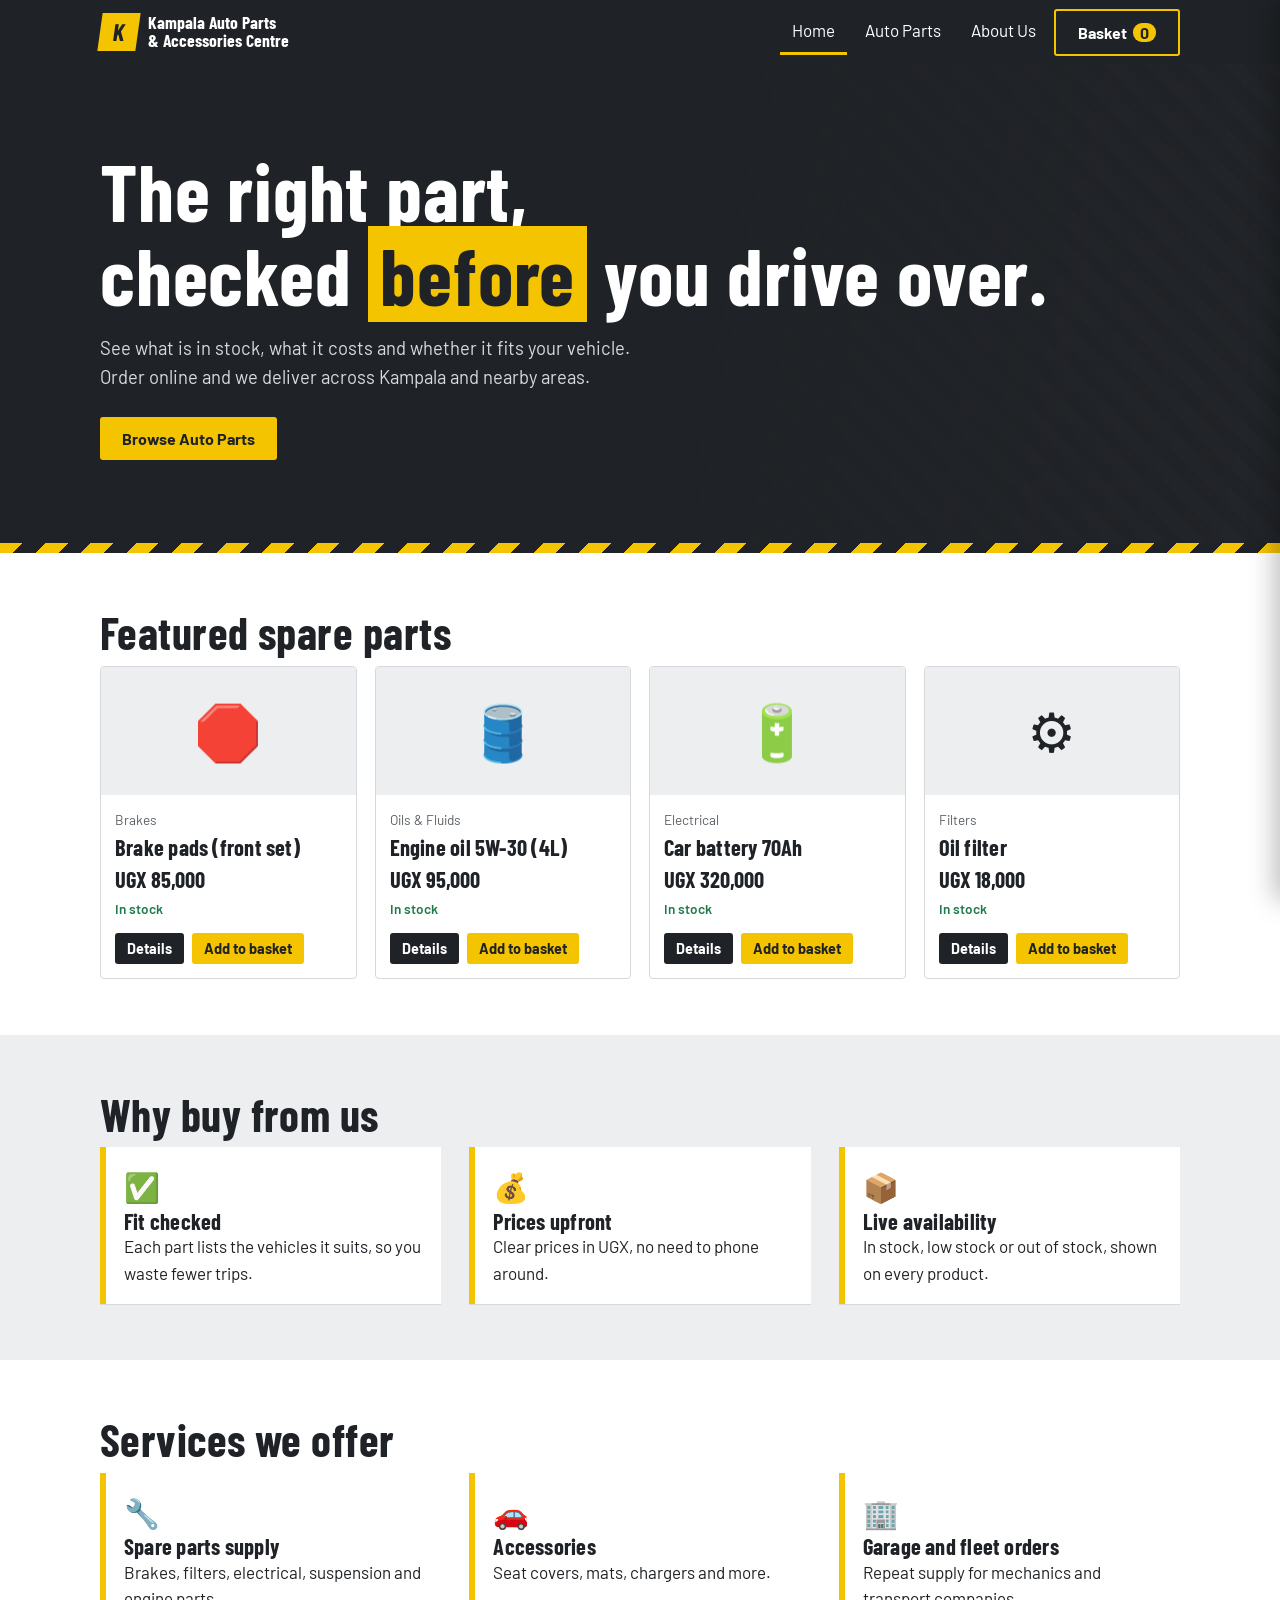
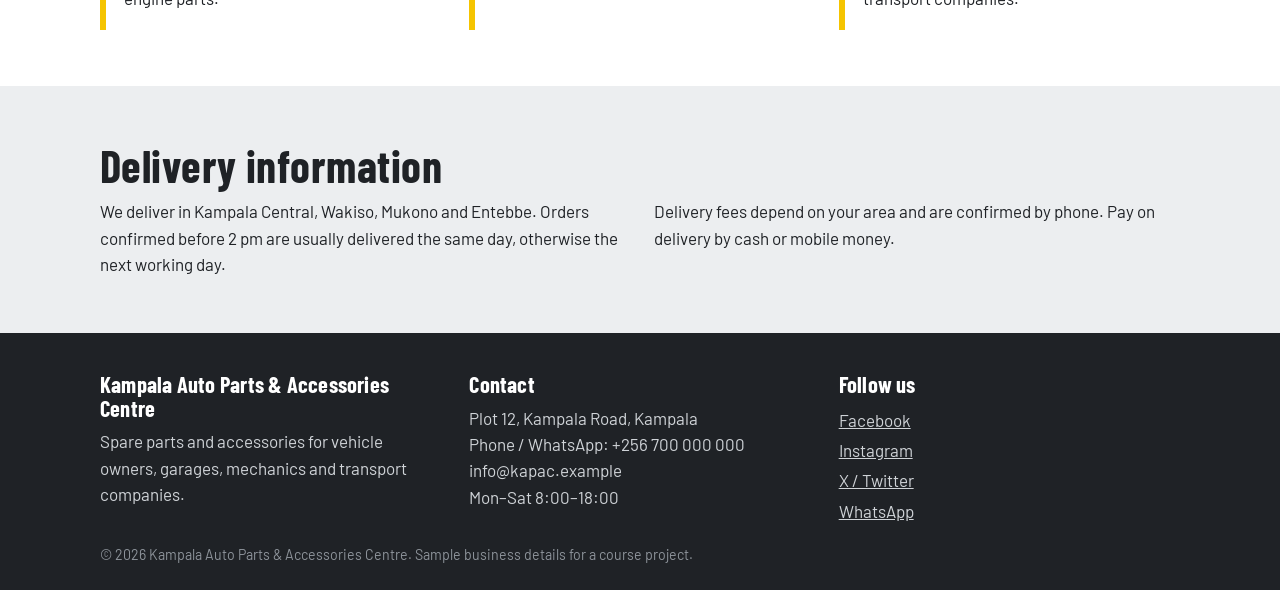
<file: index.html>
<!DOCTYPE html>
<html lang="en">
	<head>
		<meta charset="utf-8">
		<meta name="viewport" content="width=device-width, initial-scale=1">
		<title>Home | Kampala Auto Parts &amp; Accessories Centre</title>
		<link rel="preconnect" href="https://fonts.googleapis.com">
		<link
			href="https://fonts.googleapis.com/css2?family=Barlow:wght@400;600;700&family=Barlow+Condensed:wght@600;700&display=swap"
			rel="stylesheet"
		>
		<link rel="stylesheet" href="style.css">
	</head>
	<body>
		<main>
			<div class="hero">
				<div class="wrap">
					<h1>The right part,<br>checked <em>before</em> you drive over.</h1>
					<p>
						See what is in stock, what it costs and whether it fits your vehicle. Order online and we deliver across Kampala and nearby areas.
					</p>
					<a class="btn" href="parts.html">Browse Auto Parts</a>
				</div>
			</div>
			<div class="stripe"></div>

			<section>
				<div class="wrap">
					<h2>Featured spare parts</h2>
					<div class="grid" id="featured"></div>
				</div>
			</section>

			<section class="alt">
				<div class="wrap">
					<h2>Why buy from us</h2>
					<div class="two">
						<div class="feat">
							<i>✅</i>
							<h3>Fit checked</h3>
							<p>Each part lists the vehicles it suits, so you waste fewer trips.</p>
						</div>
						<div class="feat">
							<i>💰</i>
							<h3>Prices upfront</h3>
							<p>Clear prices in UGX, no need to phone around.</p>
						</div>
						<div class="feat">
							<i>📦</i>
							<h3>Live availability</h3>
							<p>In stock, low stock or out of stock, shown on every product.</p>
						</div>
					</div>
				</div>
			</section>

			<section>
				<div class="wrap">
					<h2>Services we offer</h2>
					<div class="two">
						<div class="feat">
							<i>🔧</i>
							<h3>Spare parts supply</h3>
							<p>Brakes, filters, electrical, suspension and engine parts.</p>
						</div>
						<div class="feat">
							<i>🚗</i>
							<h3>Accessories</h3>
							<p>Seat covers, mats, chargers and more.</p>
						</div>
						<div class="feat">
							<i>🏢</i>
							<h3>Garage and fleet orders</h3>
							<p>Repeat supply for mechanics and transport companies.</p>
						</div>
					</div>
				</div>
			</section>

			<section class="alt">
				<div class="wrap">
					<h2>Delivery information</h2>
					<div class="two">
						<div>
							<p>
								We deliver in Kampala Central, Wakiso, Mukono and Entebbe. Orders confirmed before 2 pm are usually delivered the same day, otherwise the next working day.
							</p>
						</div>
						<div>
							<p>
								Delivery fees depend on your area and are confirmed by phone. Pay on delivery by cash or mobile money.
							</p>
						</div>
					</div>
				</div>
			</section>
		</main>

		<script src="app.js"></script>
	</body>
</html>
</file>
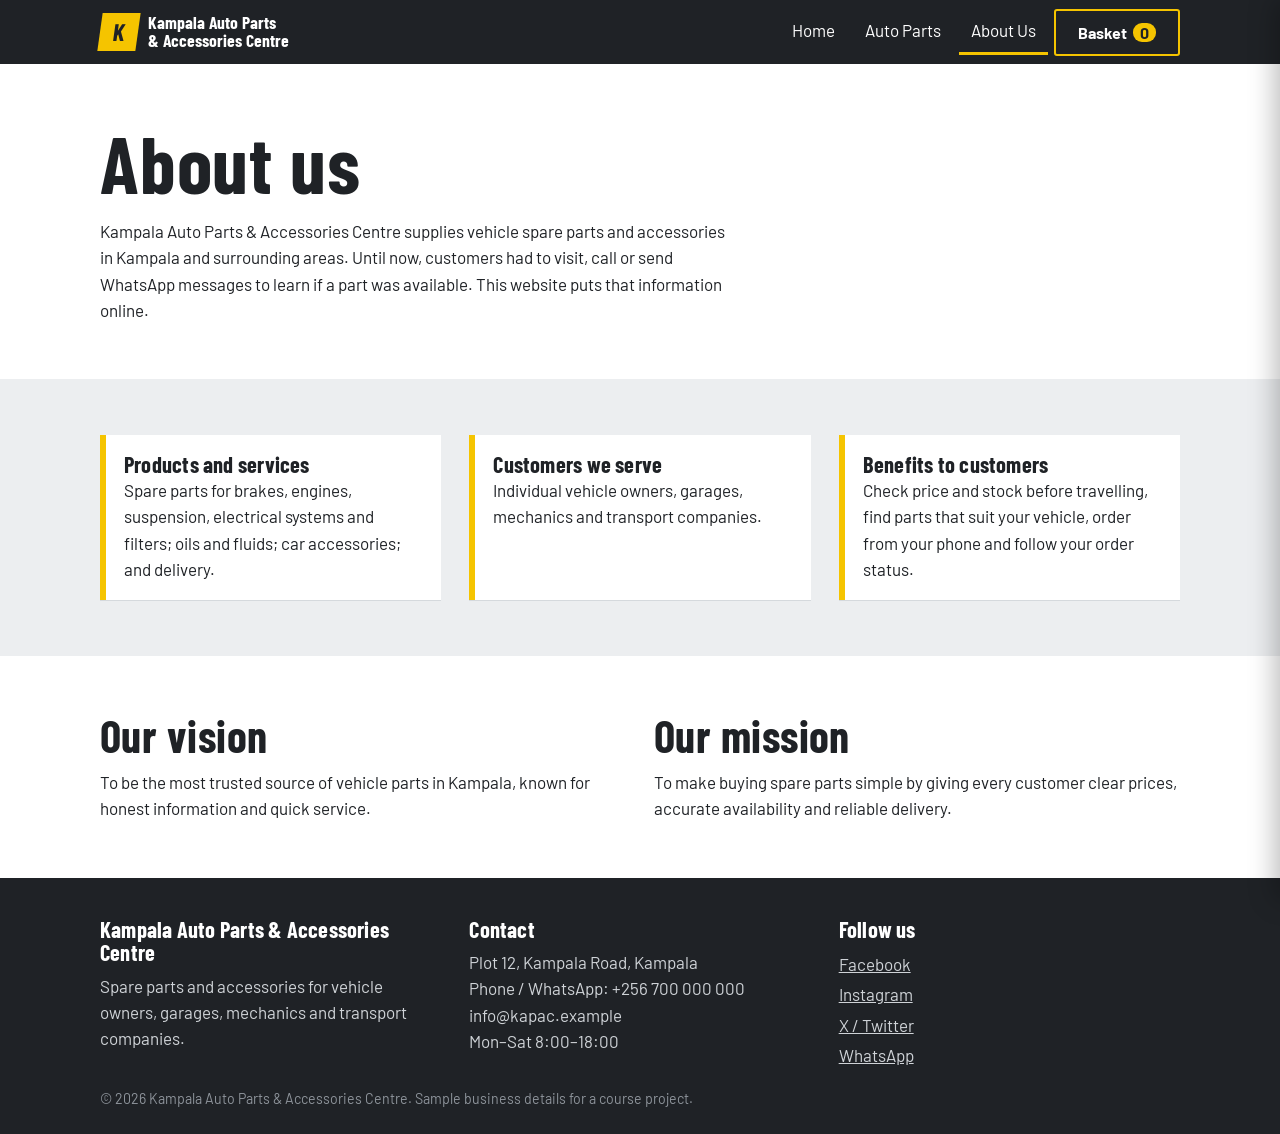
<file: about.html>
<!DOCTYPE html>
<html lang="en">
	<head>
		<meta charset="utf-8">
		<meta name="viewport" content="width=device-width, initial-scale=1">
		<title>About Us | Kampala Auto Parts &amp; Accessories Centre</title>
		<link rel="preconnect" href="https://fonts.googleapis.com">
		<link
			href="https://fonts.googleapis.com/css2?family=Barlow:wght@400;600;700&family=Barlow+Condensed:wght@600;700&display=swap"
			rel="stylesheet"
		>
		<link rel="stylesheet" href="style.css">
	</head>
	<body>
		<main>
			<section>
				<div class="wrap">
					<h1>About us</h1>
					<p style="max-width: 640px; margin-top: 14px">
						Kampala Auto Parts &amp; Accessories Centre supplies vehicle spare parts and accessories in Kampala and surrounding areas. Until now, customers had to visit, call or send WhatsApp messages to learn if a part was available. This website puts that information online.
					</p>
				</div>
			</section>

			<section class="alt">
				<div class="wrap two">
					<div class="feat">
						<h3>Products and services</h3>
						<p>
							Spare parts for brakes, engines, suspension, electrical systems and filters; oils and fluids; car accessories; and delivery.
						</p>
					</div>
					<div class="feat">
						<h3>Customers we serve</h3>
						<p>Individual vehicle owners, garages, mechanics and transport companies.</p>
					</div>
					<div class="feat">
						<h3>Benefits to customers</h3>
						<p>
							Check price and stock before travelling, find parts that suit your vehicle, order from your phone and follow your order status.
						</p>
					</div>
				</div>
			</section>

			<section>
				<div class="wrap two">
					<div>
						<h2>Our vision</h2>
						<p>
							To be the most trusted source of vehicle parts in Kampala, known for honest information and quick service.
						</p>
					</div>
					<div>
						<h2>Our mission</h2>
						<p>
							To make buying spare parts simple by giving every customer clear prices, accurate availability and reliable delivery.
						</p>
					</div>
				</div>
			</section>
		</main>

		<script src="app.js"></script>
	</body>
</html>
</file>
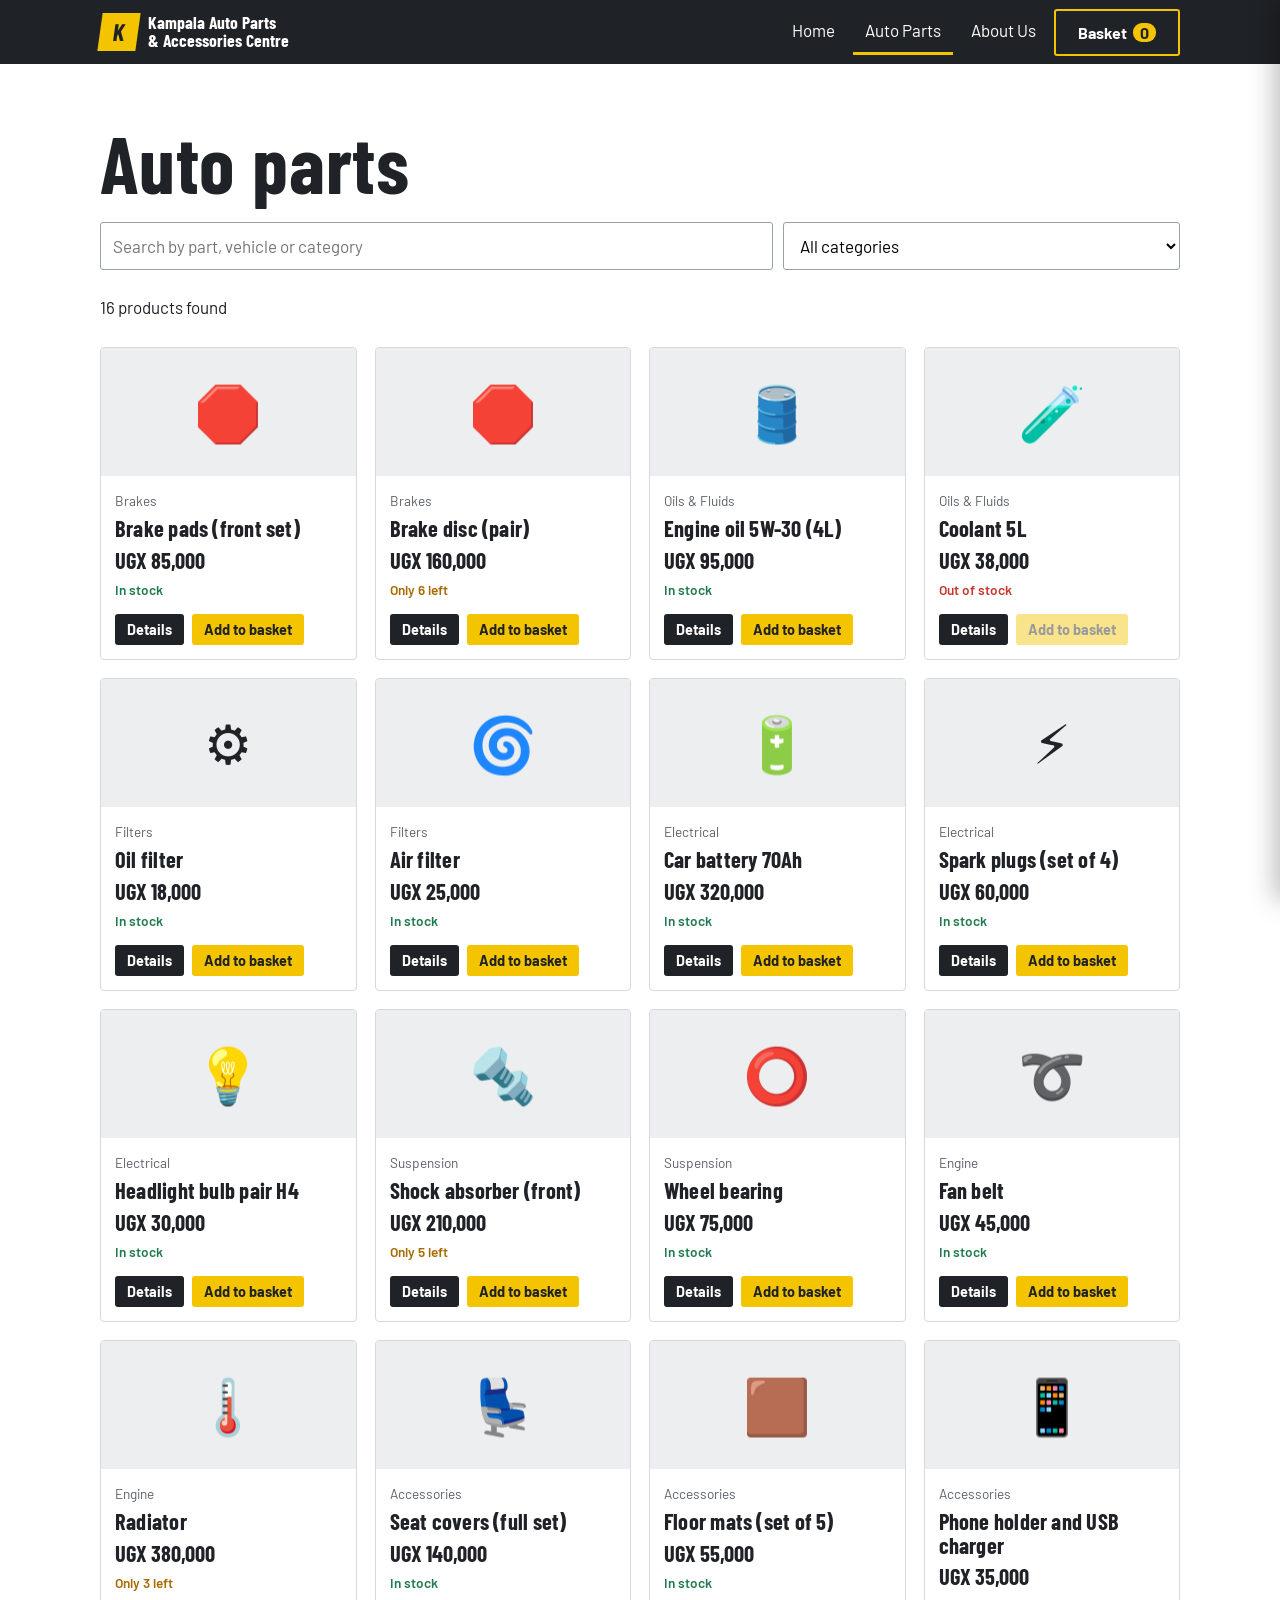
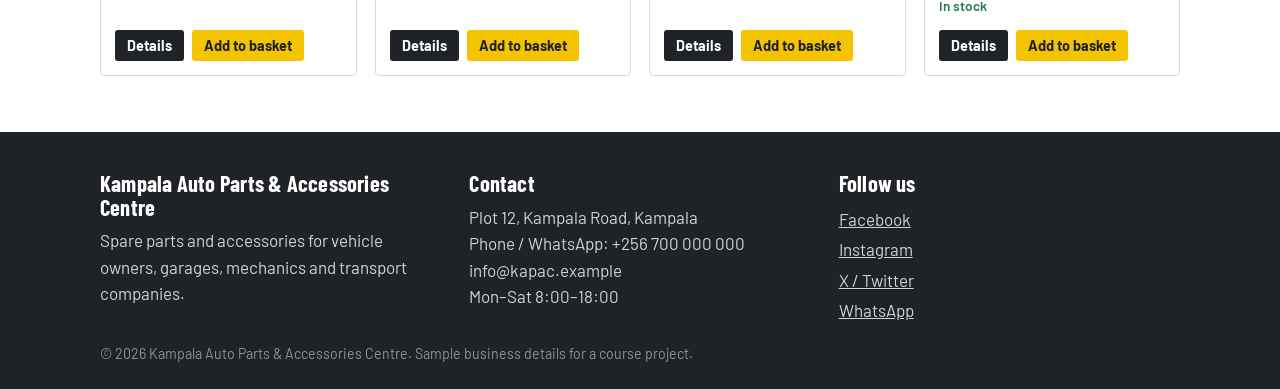
<file: parts.html>
<!DOCTYPE html>
<html lang="en">
	<head>
		<meta charset="utf-8">
		<meta name="viewport" content="width=device-width, initial-scale=1">
		<title>Auto Parts | Kampala Auto Parts &amp; Accessories Centre</title>
		<link rel="preconnect" href="https://fonts.googleapis.com">
		<link
			href="https://fonts.googleapis.com/css2?family=Barlow:wght@400;600;700&family=Barlow+Condensed:wght@600;700&display=swap"
			rel="stylesheet"
		>
		<link rel="stylesheet" href="style.css">
	</head>
	<body>
		<main>
			<section>
				<div class="wrap">
					<h1>Auto parts</h1>
					<div class="bar">
						<input
							id="q"
							type="search"
							placeholder="Search by part, vehicle or category"
							aria-label="Search products"
						>
						<select id="cat" aria-label="Filter by category"></select>
					</div>
					<p id="res" aria-live="polite"></p>
					<br>
					<div class="grid" id="grid"></div>
				</div>
			</section>
		</main>

		<script src="app.js"></script>
	</body>
</html>
</file>
<file: style.css>
:root {
	--ink: #1f2226;
	--steel: #eceef0;
	--line: #d5d9dd;
	--sig: #f5c400;
	--red: #c8372d;
	--ok: #1f7a4d;
	--w: #fff;
}

* {
	box-sizing: border-box;
	margin: 0;
}

body {
	font: 17px/1.55 Barlow, system-ui, sans-serif;
	color: var(--ink);
	background: var(--w);
}

h1,
h2,
h3 {
	font-family: "Barlow Condensed", Impact, sans-serif;
	line-height: 1.05;
	letter-spacing: 0.01em;
}

h1 {
	font-size: clamp(2.6rem, 7vw, 5rem);
}

h2 {
	font-size: clamp(1.9rem, 4vw, 2.8rem);
	margin-bottom: 0.6rem;
}

h3 {
	font-size: 1.4rem;
}

a {
	color: inherit;
}

.wrap {
	max-width: 1120px;
	margin: auto;
	padding: 0 20px;
}

section {
	padding: 56px 0;
}

:focus-visible {
	outline: 3px solid var(--sig);
	outline-offset: 2px;
}

header {
	position: sticky;
	top: 0;
	z-index: 5;
	background: var(--ink);
	color: #fff;
}

header .wrap {
	display: flex;
	align-items: center;
	gap: 18px;
	min-height: 64px;
	flex-wrap: wrap;
}

.logo {
	display: flex;
	align-items: center;
	gap: 10px;
	font: 700 1.1rem/1 "Barlow Condensed", sans-serif;
	text-decoration: none;
}

.logo b {
	display: grid;
	place-items: center;
	width: 38px;
	height: 38px;
	background: var(--sig);
	color: var(--ink);
	font-size: 1.5rem;
	transform: skewX(-8deg);
}

nav {
	display: flex;
	align-items: center;
	gap: 6px;
	margin-left: auto;
}

nav a {
	padding: 8px 12px;
	border-bottom: 3px solid transparent;
	text-decoration: none;
}

nav a:hover,
nav a.on {
	border-color: var(--sig);
}

.btn {
	display: inline-block;
	padding: 12px 22px;
	border: 0;
	border-radius: 3px;
	background: var(--sig);
	color: var(--ink);
	font: 700 1rem Barlow, sans-serif;
	cursor: pointer;
	text-decoration: none;
}

.btn:hover {
	background: #ffd633;
}

.btn.dark {
	background: var(--ink);
	color: #fff;
}

.btn.ghost {
	border: 2px solid currentColor;
	background: none;
}

.btn.sm {
	padding: 7px 12px;
	font-size: 0.9rem;
}

.btn:disabled {
	opacity: 0.45;
	cursor: not-allowed;
}

#cartBtn {
	border: 2px solid var(--sig);
	background: none;
	color: #fff;
}

#cartBtn span {
	margin-left: 6px;
	padding: 0 7px;
	border-radius: 9px;
	background: var(--sig);
	color: var(--ink);
}

.hero {
	padding: 84px 0;
	background:
		linear-gradient(100deg, rgba(31, 34, 38, 0.97) 55%, rgba(31, 34, 38, 0.75)),
		repeating-linear-gradient(45deg, #2a2e33 0 14px, #23262b 14px 28px);
	color: #fff;
}

.hero p {
	max-width: 560px;
	margin: 18px 0 26px;
	color: #d8dbde;
	font-size: 1.15rem;
}

.hero h1 em {
	padding: 0 0.15em;
	background: var(--sig);
	color: var(--ink);
	font-style: normal;
}

.stripe {
	height: 10px;
	margin-top: -1px;
	background: repeating-linear-gradient(-45deg, var(--sig) 0 16px, var(--ink) 16px 32px);
}

.grid {
	display: grid;
	gap: 18px;
	grid-template-columns: repeat(auto-fill, minmax(235px, 1fr));
}

.card {
	display: flex;
	flex-direction: column;
	overflow: hidden;
	border: 1px solid var(--line);
	border-radius: 4px;
	background: #fff;
}

.card .pic {
	padding: 22px 0;
	background: var(--steel);
	font-size: 3.4rem;
	text-align: center;
}

.card .bd {
	display: flex;
	flex: 1;
	flex-direction: column;
	gap: 6px;
	padding: 14px;
}

.card .cat {
	color: #5b6168;
	font-size: 0.85rem;
}

.price {
	font: 700 1.4rem "Barlow Condensed", sans-serif;
}

.tag {
	font-size: 0.85rem;
	font-weight: 600;
}

.tag.in {
	color: var(--ok);
}

.tag.low {
	color: #a86a00;
}

.tag.out {
	color: var(--red);
}

.card .row {
	display: flex;
	gap: 8px;
	margin-top: auto;
	padding-top: 8px;
}

.alt {
	background: var(--steel);
}

.two {
	display: grid;
	gap: 28px;
	grid-template-columns: repeat(auto-fit, minmax(280px, 1fr));
}

.feat {
	padding: 18px;
	border-left: 6px solid var(--sig);
	background: #fff;
}

.alt .feat {
	box-shadow: 0 1px 0 var(--line);
}

.feat i {
	font-size: 1.8rem;
	font-style: normal;
}

.bar {
	display: flex;
	flex-wrap: wrap;
	gap: 10px;
	margin: 18px 0 24px;
}

input,
select,
textarea {
	width: 100%;
	padding: 10px 12px;
	border: 1px solid #9aa0a6;
	border-radius: 3px;
	background: #fff;
	font: inherit;
}

.bar input {
	flex: 2 1 240px;
	width: auto;
}

.bar select {
	flex: 1 1 180px;
	width: auto;
}

footer {
	padding: 40px 0 24px;
	background: var(--ink);
	color: #cfd3d7;
}

footer h3 {
	margin-bottom: 8px;
	color: #fff;
}

footer .two {
	margin-bottom: 18px;
}

footer a {
	display: block;
	padding: 2px 0;
}

small {
	display: block;
	color: #8d939a;
}

dialog {
	width: 92%;
	max-width: 440px;
	padding: 24px;
	border: 0;
	border-radius: 6px;
}

dialog::backdrop {
	background: rgba(0, 0, 0, 0.55);
}

#drawer {
	position: fixed;
	top: 0;
	right: 0;
	z-index: 9;
	display: flex;
	flex-direction: column;
	width: min(430px, 100%);
	height: 100%;
	transform: translateX(100%);
	background: #fff;
	box-shadow: -6px 0 24px rgba(0, 0, 0, 0.25);
	transition: transform 0.25s;
}

#drawer.open {
	transform: none;
}

#drawer .hd {
	display: flex;
	align-items: center;
	justify-content: space-between;
	padding: 14px 18px;
	background: var(--ink);
	color: #fff;
}

#drawer .hd button {
	border: 0;
	background: none;
	color: #fff;
	font-size: 1.6rem;
	cursor: pointer;
}

#dbody {
	flex: 1;
	overflow: auto;
	padding: 18px;
}

.line {
	display: grid;
	gap: 4px 10px;
	grid-template-columns: 1fr auto;
	padding: 12px 0;
	border-bottom: 1px solid var(--line);
}

.qty {
	display: flex;
	align-items: center;
	gap: 8px;
}

.qty button {
	width: 30px;
	height: 30px;
	border: 1px solid #9aa0a6;
	border-radius: 3px;
	background: #fff;
	font-size: 1.1rem;
	cursor: pointer;
}

.link {
	border: 0;
	background: none;
	color: var(--red);
	font: inherit;
	cursor: pointer;
	text-decoration: underline;
}

.total {
	display: flex;
	justify-content: space-between;
	padding: 14px 0;
	font: 700 1.5rem "Barlow Condensed", sans-serif;
}

label {
	display: block;
	margin-top: 12px;
	font-size: 0.95rem;
	font-weight: 600;
}

.err {
	min-height: 1em;
	color: var(--red);
	font-size: 0.85rem;
}

input.bad,
select.bad,
textarea.bad {
	border-color: var(--red);
}

.steps {
	margin: 14px 0;
	padding: 0;
	list-style: none;
}

.steps li {
	position: relative;
	padding: 10px 12px 10px 38px;
	color: #80868c;
}

.steps li:before {
	position: absolute;
	top: 14px;
	left: 10px;
	width: 16px;
	height: 16px;
	border: 2px solid #b5bac0;
	border-radius: 50%;
	content: "";
}

.steps li.done {
	color: var(--ink);
	font-weight: 600;
}

.steps li.done:before {
	border-color: var(--ok);
	background: var(--ok);
}

.empty {
	padding: 40px 0;
	color: #5b6168;
	text-align: center;
}

@media (max-width: 640px) {
	nav a {
		padding: 6px 8px;
	}

	header .wrap {
		padding-block: 8px;
	}

	.hero {
		padding: 56px 0;
	}
}

@media (prefers-reduced-motion: reduce) {
	* {
		transition: none !important;
	}
}
</file>
